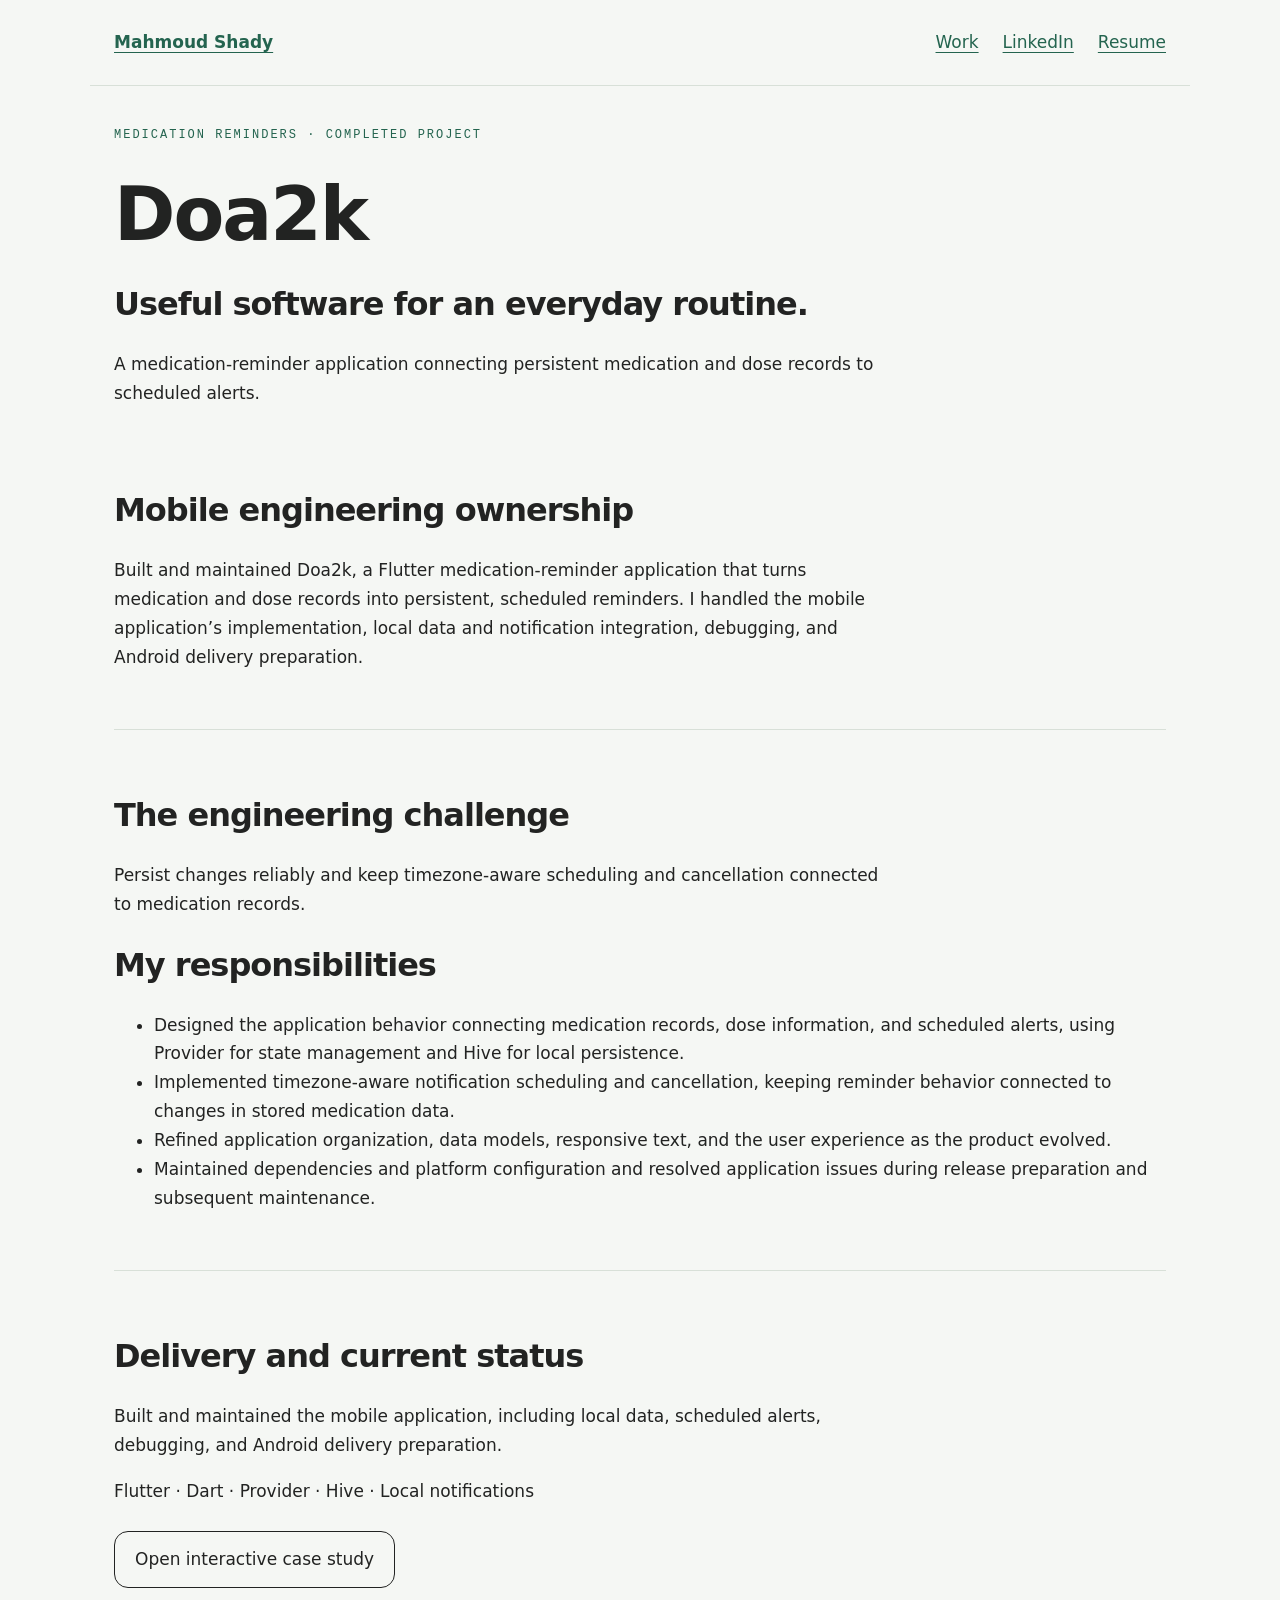
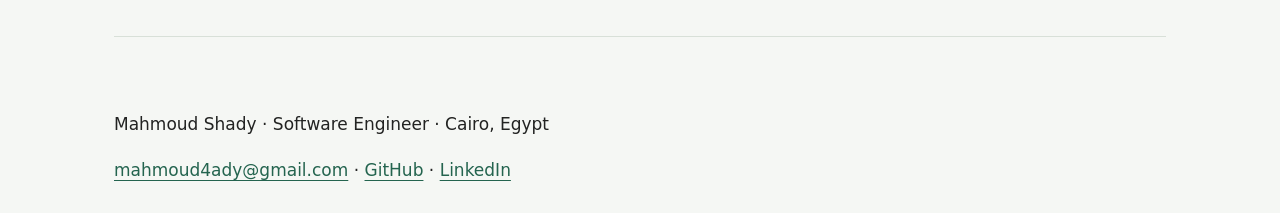
<file: web/case-studies/doa2k/index.html>
<!doctype html><html lang="en"><head><meta charset="utf-8"><meta name="viewport" content="width=device-width,initial-scale=1"><title>Doa2k | Mahmoud Shady — Mobile Engineering</title><meta name="description" content="A medication-reminder application connecting persistent medication and dose records to scheduled alerts."><meta name="author" content="Mahmoud Shady"><meta name="theme-color" content="#f6f4ef"><link rel="canonical" href="https://mahmoudshady20.github.io/mahmoud-portfolio/case-studies/doa2k/"><meta property="og:type" content="website"><meta property="og:title" content="Doa2k | Mahmoud Shady — Mobile Engineering"><meta property="og:description" content="A medication-reminder application connecting persistent medication and dose records to scheduled alerts."><meta property="og:url" content="https://mahmoudshady20.github.io/mahmoud-portfolio/case-studies/doa2k/"><meta property="og:image" content="https://mahmoudshady20.github.io/mahmoud-portfolio/social-preview.png"><meta property="og:image:width" content="1200"><meta property="og:image:height" content="630"><meta name="twitter:card" content="summary_large_image"><meta name="twitter:title" content="Doa2k | Mahmoud Shady — Mobile Engineering"><meta name="twitter:description" content="A medication-reminder application connecting persistent medication and dose records to scheduled alerts."><meta name="twitter:image" content="https://mahmoudshady20.github.io/mahmoud-portfolio/social-preview.png"><script type="application/ld+json">{"@context": "https://schema.org", "@type": "Person", "name": "Mahmoud Shady", "jobTitle": "Software Engineer", "description": "Software Engineer specializing in Mobile Application Engineering with Flutter and Dart.", "url": "https://mahmoudshady20.github.io/mahmoud-portfolio/", "sameAs": ["https://www.linkedin.com/in/mahmoud-shady-9b8ab0229/", "https://github.com/Mahmoudshady20"], "email": "mailto:mahmoud4ady@gmail.com", "alumniOf": {"@type": "CollegeOrUniversity", "name": "Minufiya University"}, "knowsAbout": ["Software Engineering", "Mobile Application Development", "Flutter", "Dart", "Software Architecture"]}</script><link rel="stylesheet" href="../../public.css"><link rel="icon" href="../../favicon.png"></head><body><header><a href="/mahmoud-portfolio/"><strong>Mahmoud Shady</strong></a><nav aria-label="Main navigation"><a href="/mahmoud-portfolio/#work">Work</a><a href="https://www.linkedin.com/in/mahmoud-shady-9b8ab0229/" target="_blank" rel="noopener noreferrer">LinkedIn</a><a href="/mahmoud-portfolio/resume/Mahmoud-Shady-Resume.pdf" download>Resume</a></nav></header><main><p class="eyebrow">Medication reminders · Completed project</p><h1>Doa2k</h1><h2>Useful software for an everyday routine.</h2><p>A medication-reminder application connecting persistent medication and dose records to scheduled alerts.</p><section><h2>Mobile engineering ownership</h2><p>Built and maintained Doa2k, a Flutter medication-reminder application that turns medication and dose records into persistent, scheduled reminders. I handled the mobile application’s implementation, local data and notification integration, debugging, and Android delivery preparation.</p></section><section><h2>The engineering challenge</h2><p>Persist changes reliably and keep timezone-aware scheduling and cancellation connected to medication records.</p><h2>My responsibilities</h2><ul><li>Designed the application behavior connecting medication records, dose information, and scheduled alerts, using Provider for state management and Hive for local persistence.</li><li>Implemented timezone-aware notification scheduling and cancellation, keeping reminder behavior connected to changes in stored medication data.</li><li>Refined application organization, data models, responsive text, and the user experience as the product evolved.</li><li>Maintained dependencies and platform configuration and resolved application issues during release preparation and subsequent maintenance.</li></ul></section><section><h2>Delivery and current status</h2><p>Built and maintained the mobile application, including local data, scheduled alerts, debugging, and Android delivery preparation.</p><p>Flutter · Dart · Provider · Hive · Local notifications</p><a class="button" href="/mahmoud-portfolio/#/projects/doa2k">Open interactive case study</a></section></main><footer><p>Mahmoud Shady · Software Engineer · Cairo, Egypt</p><a href="mailto:mahmoud4ady@gmail.com">mahmoud4ady@gmail.com</a> · <a href="https://github.com/Mahmoudshady20" target="_blank" rel="noopener noreferrer">GitHub</a> · <a href="https://www.linkedin.com/in/mahmoud-shady-9b8ab0229/" target="_blank" rel="noopener noreferrer">LinkedIn</a></footer></body></html>
</file>
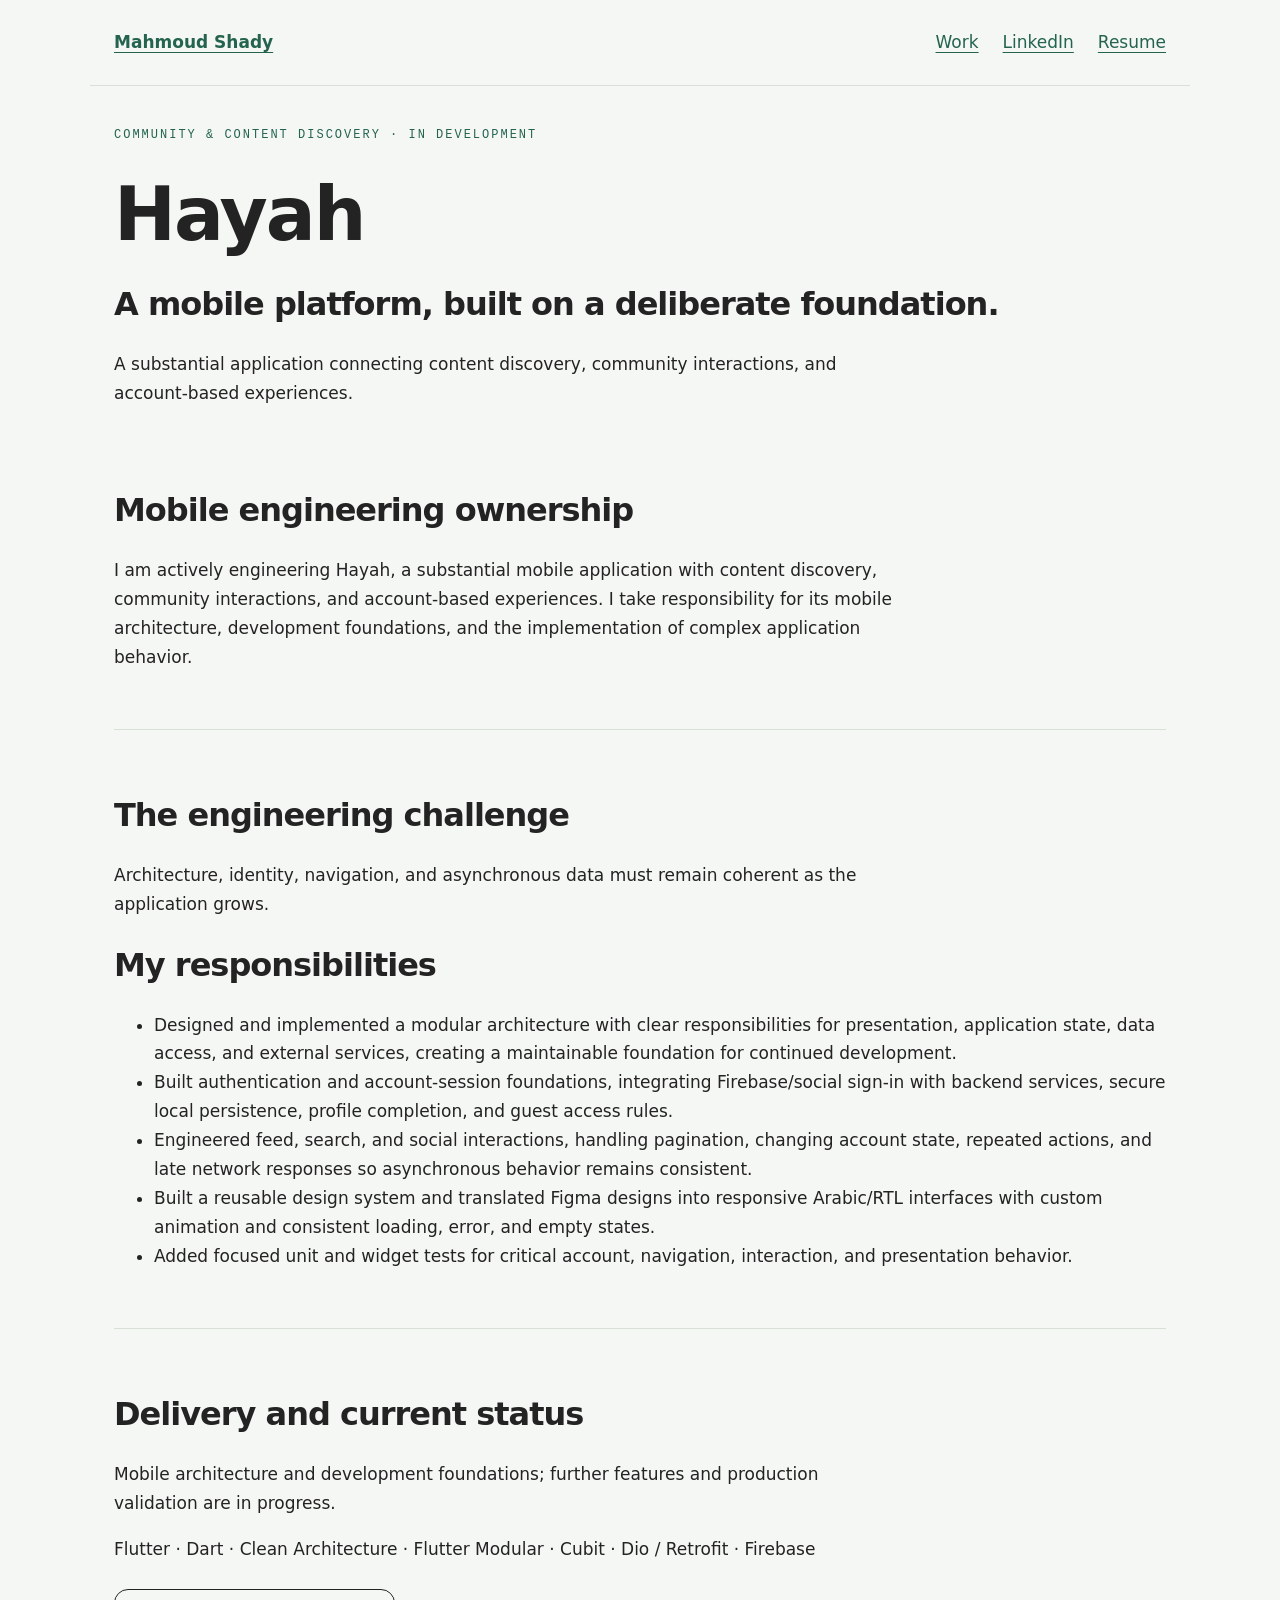
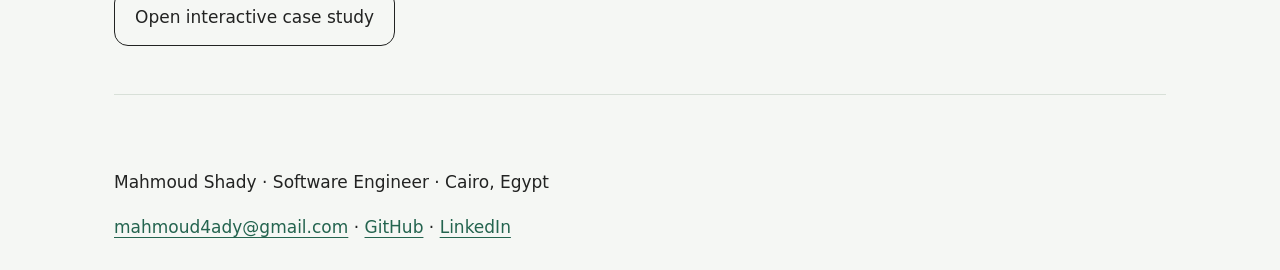
<file: web/case-studies/hayah/index.html>
<!doctype html><html lang="en"><head><meta charset="utf-8"><meta name="viewport" content="width=device-width,initial-scale=1"><title>Hayah | Mahmoud Shady — Mobile Engineering</title><meta name="description" content="A substantial application connecting content discovery, community interactions, and account-based experiences."><meta name="author" content="Mahmoud Shady"><meta name="theme-color" content="#f6f4ef"><link rel="canonical" href="https://mahmoudshady20.github.io/mahmoud-portfolio/case-studies/hayah/"><meta property="og:type" content="website"><meta property="og:title" content="Hayah | Mahmoud Shady — Mobile Engineering"><meta property="og:description" content="A substantial application connecting content discovery, community interactions, and account-based experiences."><meta property="og:url" content="https://mahmoudshady20.github.io/mahmoud-portfolio/case-studies/hayah/"><meta property="og:image" content="https://mahmoudshady20.github.io/mahmoud-portfolio/social-preview.png"><meta property="og:image:width" content="1200"><meta property="og:image:height" content="630"><meta name="twitter:card" content="summary_large_image"><meta name="twitter:title" content="Hayah | Mahmoud Shady — Mobile Engineering"><meta name="twitter:description" content="A substantial application connecting content discovery, community interactions, and account-based experiences."><meta name="twitter:image" content="https://mahmoudshady20.github.io/mahmoud-portfolio/social-preview.png"><script type="application/ld+json">{"@context": "https://schema.org", "@type": "Person", "name": "Mahmoud Shady", "jobTitle": "Software Engineer", "description": "Software Engineer specializing in Mobile Application Engineering with Flutter and Dart.", "url": "https://mahmoudshady20.github.io/mahmoud-portfolio/", "sameAs": ["https://www.linkedin.com/in/mahmoud-shady-9b8ab0229/", "https://github.com/Mahmoudshady20"], "email": "mailto:mahmoud4ady@gmail.com", "alumniOf": {"@type": "CollegeOrUniversity", "name": "Minufiya University"}, "knowsAbout": ["Software Engineering", "Mobile Application Development", "Flutter", "Dart", "Software Architecture"]}</script><link rel="stylesheet" href="../../public.css"><link rel="icon" href="../../favicon.png"></head><body><header><a href="/mahmoud-portfolio/"><strong>Mahmoud Shady</strong></a><nav aria-label="Main navigation"><a href="/mahmoud-portfolio/#work">Work</a><a href="https://www.linkedin.com/in/mahmoud-shady-9b8ab0229/" target="_blank" rel="noopener noreferrer">LinkedIn</a><a href="/mahmoud-portfolio/resume/Mahmoud-Shady-Resume.pdf" download>Resume</a></nav></header><main><p class="eyebrow">Community &amp; content discovery · In development</p><h1>Hayah</h1><h2>A mobile platform, built on a deliberate foundation.</h2><p>A substantial application connecting content discovery, community interactions, and account-based experiences.</p><section><h2>Mobile engineering ownership</h2><p>I am actively engineering Hayah, a substantial mobile application with content discovery, community interactions, and account-based experiences. I take responsibility for its mobile architecture, development foundations, and the implementation of complex application behavior.</p></section><section><h2>The engineering challenge</h2><p>Architecture, identity, navigation, and asynchronous data must remain coherent as the application grows.</p><h2>My responsibilities</h2><ul><li>Designed and implemented a modular architecture with clear responsibilities for presentation, application state, data access, and external services, creating a maintainable foundation for continued development.</li><li>Built authentication and account-session foundations, integrating Firebase/social sign-in with backend services, secure local persistence, profile completion, and guest access rules.</li><li>Engineered feed, search, and social interactions, handling pagination, changing account state, repeated actions, and late network responses so asynchronous behavior remains consistent.</li><li>Built a reusable design system and translated Figma designs into responsive Arabic/RTL interfaces with custom animation and consistent loading, error, and empty states.</li><li>Added focused unit and widget tests for critical account, navigation, interaction, and presentation behavior.</li></ul></section><section><h2>Delivery and current status</h2><p>Mobile architecture and development foundations; further features and production validation are in progress.</p><p>Flutter · Dart · Clean Architecture · Flutter Modular · Cubit · Dio / Retrofit · Firebase</p><a class="button" href="/mahmoud-portfolio/#/projects/hayah">Open interactive case study</a></section></main><footer><p>Mahmoud Shady · Software Engineer · Cairo, Egypt</p><a href="mailto:mahmoud4ady@gmail.com">mahmoud4ady@gmail.com</a> · <a href="https://github.com/Mahmoudshady20" target="_blank" rel="noopener noreferrer">GitHub</a> · <a href="https://www.linkedin.com/in/mahmoud-shady-9b8ab0229/" target="_blank" rel="noopener noreferrer">LinkedIn</a></footer></body></html>
</file>
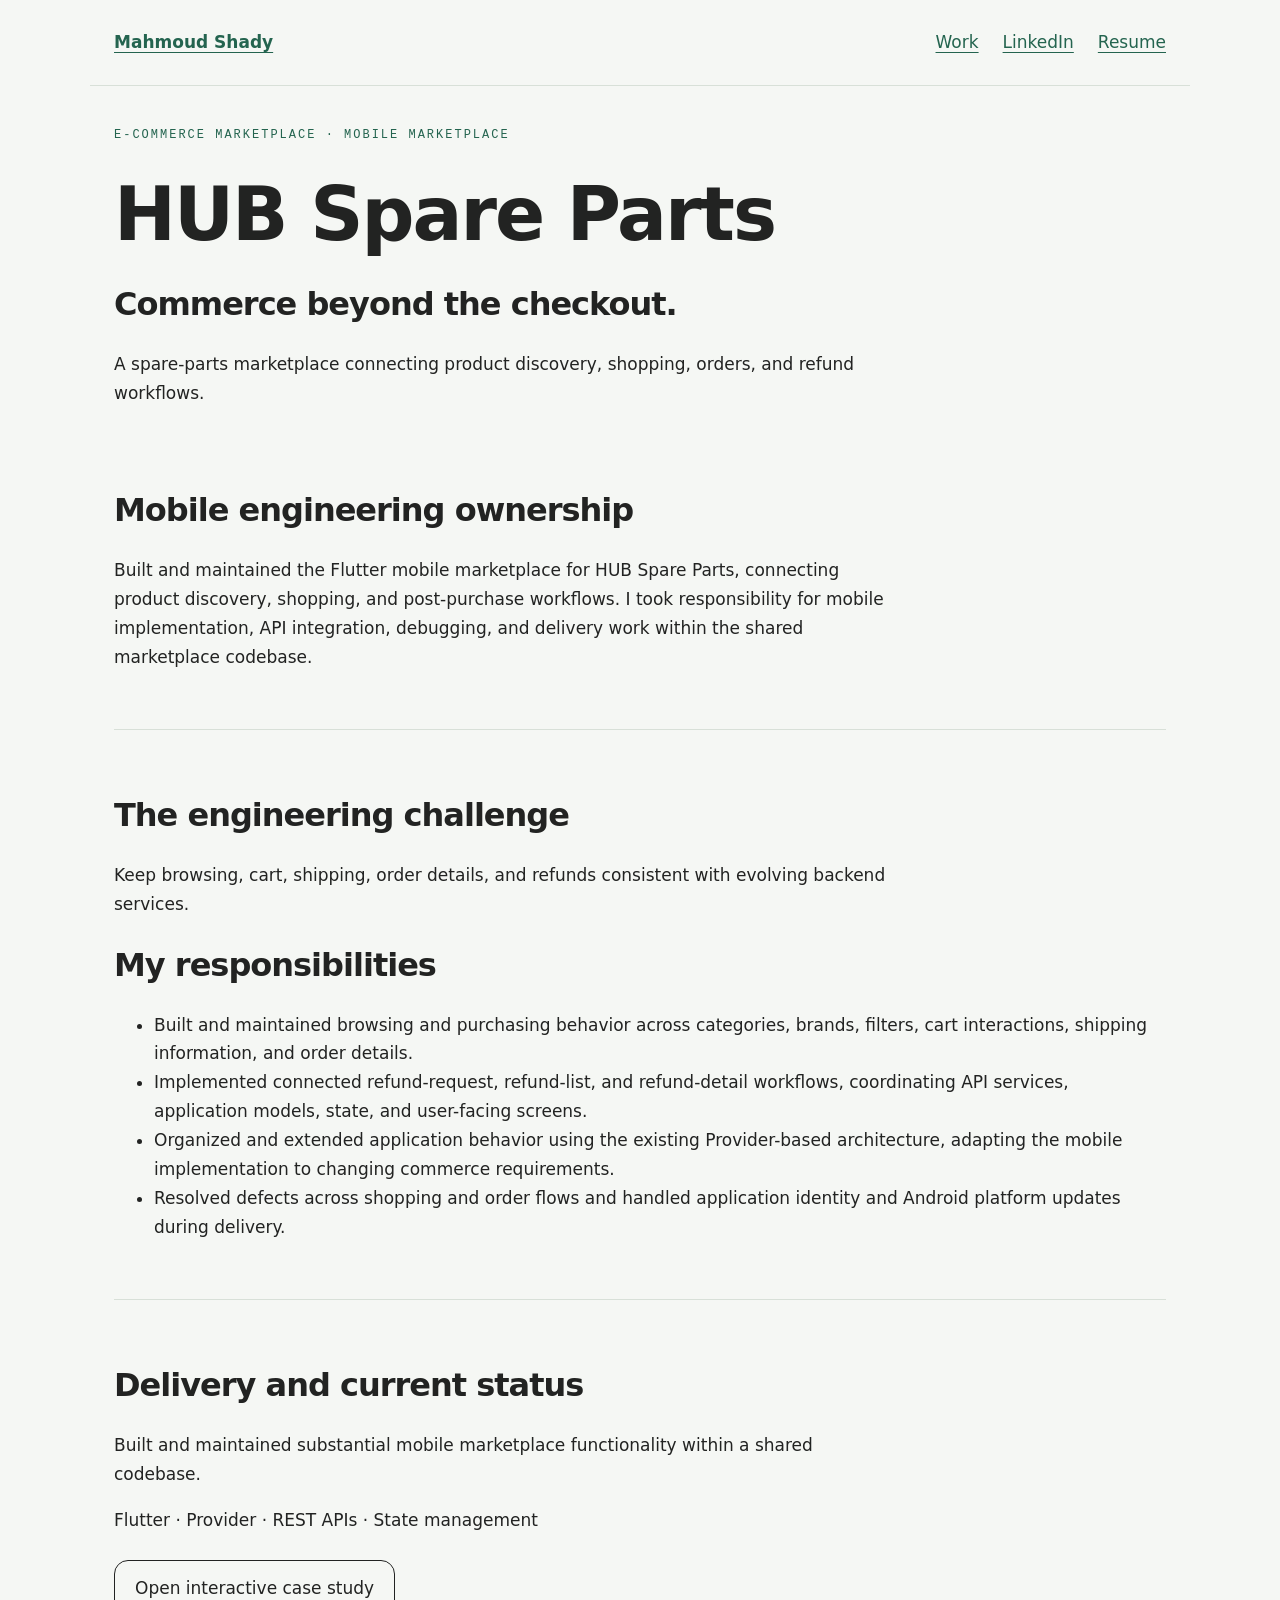
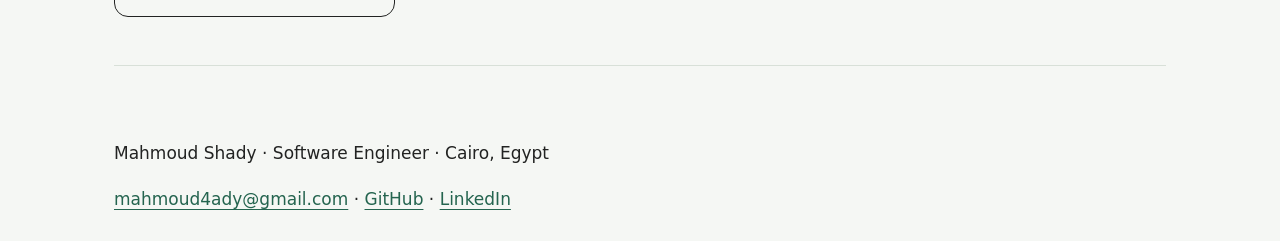
<file: web/case-studies/hub-spare-parts/index.html>
<!doctype html><html lang="en"><head><meta charset="utf-8"><meta name="viewport" content="width=device-width,initial-scale=1"><title>HUB Spare Parts | Mahmoud Shady — Mobile Engineering</title><meta name="description" content="A spare-parts marketplace connecting product discovery, shopping, orders, and refund workflows."><meta name="author" content="Mahmoud Shady"><meta name="theme-color" content="#f6f4ef"><link rel="canonical" href="https://mahmoudshady20.github.io/mahmoud-portfolio/case-studies/hub-spare-parts/"><meta property="og:type" content="website"><meta property="og:title" content="HUB Spare Parts | Mahmoud Shady — Mobile Engineering"><meta property="og:description" content="A spare-parts marketplace connecting product discovery, shopping, orders, and refund workflows."><meta property="og:url" content="https://mahmoudshady20.github.io/mahmoud-portfolio/case-studies/hub-spare-parts/"><meta property="og:image" content="https://mahmoudshady20.github.io/mahmoud-portfolio/social-preview.png"><meta property="og:image:width" content="1200"><meta property="og:image:height" content="630"><meta name="twitter:card" content="summary_large_image"><meta name="twitter:title" content="HUB Spare Parts | Mahmoud Shady — Mobile Engineering"><meta name="twitter:description" content="A spare-parts marketplace connecting product discovery, shopping, orders, and refund workflows."><meta name="twitter:image" content="https://mahmoudshady20.github.io/mahmoud-portfolio/social-preview.png"><script type="application/ld+json">{"@context": "https://schema.org", "@type": "Person", "name": "Mahmoud Shady", "jobTitle": "Software Engineer", "description": "Software Engineer specializing in Mobile Application Engineering with Flutter and Dart.", "url": "https://mahmoudshady20.github.io/mahmoud-portfolio/", "sameAs": ["https://www.linkedin.com/in/mahmoud-shady-9b8ab0229/", "https://github.com/Mahmoudshady20"], "email": "mailto:mahmoud4ady@gmail.com", "alumniOf": {"@type": "CollegeOrUniversity", "name": "Minufiya University"}, "knowsAbout": ["Software Engineering", "Mobile Application Development", "Flutter", "Dart", "Software Architecture"]}</script><link rel="stylesheet" href="../../public.css"><link rel="icon" href="../../favicon.png"></head><body><header><a href="/mahmoud-portfolio/"><strong>Mahmoud Shady</strong></a><nav aria-label="Main navigation"><a href="/mahmoud-portfolio/#work">Work</a><a href="https://www.linkedin.com/in/mahmoud-shady-9b8ab0229/" target="_blank" rel="noopener noreferrer">LinkedIn</a><a href="/mahmoud-portfolio/resume/Mahmoud-Shady-Resume.pdf" download>Resume</a></nav></header><main><p class="eyebrow">E-commerce marketplace · Mobile marketplace</p><h1>HUB Spare Parts</h1><h2>Commerce beyond the checkout.</h2><p>A spare-parts marketplace connecting product discovery, shopping, orders, and refund workflows.</p><section><h2>Mobile engineering ownership</h2><p>Built and maintained the Flutter mobile marketplace for HUB Spare Parts, connecting product discovery, shopping, and post-purchase workflows. I took responsibility for mobile implementation, API integration, debugging, and delivery work within the shared marketplace codebase.</p></section><section><h2>The engineering challenge</h2><p>Keep browsing, cart, shipping, order details, and refunds consistent with evolving backend services.</p><h2>My responsibilities</h2><ul><li>Built and maintained browsing and purchasing behavior across categories, brands, filters, cart interactions, shipping information, and order details.</li><li>Implemented connected refund-request, refund-list, and refund-detail workflows, coordinating API services, application models, state, and user-facing screens.</li><li>Organized and extended application behavior using the existing Provider-based architecture, adapting the mobile implementation to changing commerce requirements.</li><li>Resolved defects across shopping and order flows and handled application identity and Android platform updates during delivery.</li></ul></section><section><h2>Delivery and current status</h2><p>Built and maintained substantial mobile marketplace functionality within a shared codebase.</p><p>Flutter · Provider · REST APIs · State management</p><a class="button" href="/mahmoud-portfolio/#/projects/hub-spare-parts">Open interactive case study</a></section></main><footer><p>Mahmoud Shady · Software Engineer · Cairo, Egypt</p><a href="mailto:mahmoud4ady@gmail.com">mahmoud4ady@gmail.com</a> · <a href="https://github.com/Mahmoudshady20" target="_blank" rel="noopener noreferrer">GitHub</a> · <a href="https://www.linkedin.com/in/mahmoud-shady-9b8ab0229/" target="_blank" rel="noopener noreferrer">LinkedIn</a></footer></body></html>
</file>
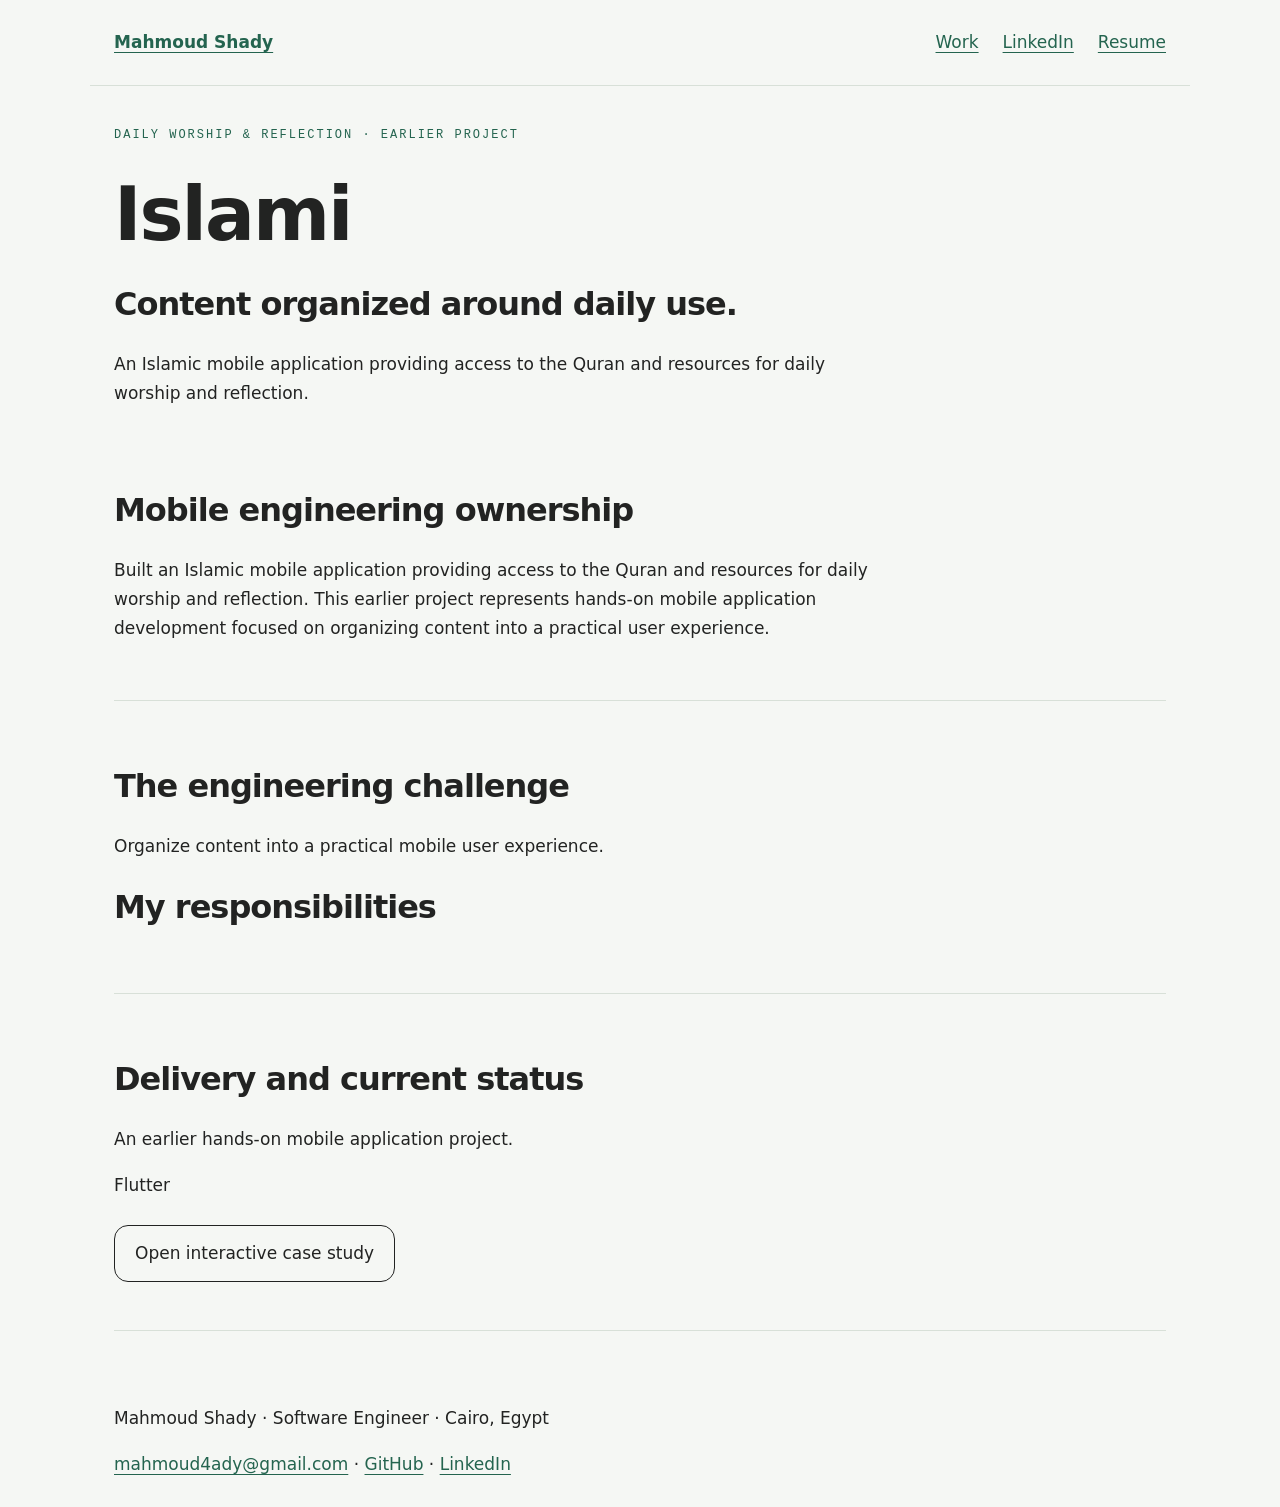
<file: web/case-studies/islami/index.html>
<!doctype html><html lang="en"><head><meta charset="utf-8"><meta name="viewport" content="width=device-width,initial-scale=1"><title>Islami | Mahmoud Shady — Mobile Engineering</title><meta name="description" content="An Islamic mobile application providing access to the Quran and resources for daily worship and reflection."><meta name="author" content="Mahmoud Shady"><meta name="theme-color" content="#f6f4ef"><link rel="canonical" href="https://mahmoudshady20.github.io/mahmoud-portfolio/case-studies/islami/"><meta property="og:type" content="website"><meta property="og:title" content="Islami | Mahmoud Shady — Mobile Engineering"><meta property="og:description" content="An Islamic mobile application providing access to the Quran and resources for daily worship and reflection."><meta property="og:url" content="https://mahmoudshady20.github.io/mahmoud-portfolio/case-studies/islami/"><meta property="og:image" content="https://mahmoudshady20.github.io/mahmoud-portfolio/social-preview.png"><meta property="og:image:width" content="1200"><meta property="og:image:height" content="630"><meta name="twitter:card" content="summary_large_image"><meta name="twitter:title" content="Islami | Mahmoud Shady — Mobile Engineering"><meta name="twitter:description" content="An Islamic mobile application providing access to the Quran and resources for daily worship and reflection."><meta name="twitter:image" content="https://mahmoudshady20.github.io/mahmoud-portfolio/social-preview.png"><script type="application/ld+json">{"@context": "https://schema.org", "@type": "Person", "name": "Mahmoud Shady", "jobTitle": "Software Engineer", "description": "Software Engineer specializing in Mobile Application Engineering with Flutter and Dart.", "url": "https://mahmoudshady20.github.io/mahmoud-portfolio/", "sameAs": ["https://www.linkedin.com/in/mahmoud-shady-9b8ab0229/", "https://github.com/Mahmoudshady20"], "email": "mailto:mahmoud4ady@gmail.com", "alumniOf": {"@type": "CollegeOrUniversity", "name": "Minufiya University"}, "knowsAbout": ["Software Engineering", "Mobile Application Development", "Flutter", "Dart", "Software Architecture"]}</script><link rel="stylesheet" href="../../public.css"><link rel="icon" href="../../favicon.png"></head><body><header><a href="/mahmoud-portfolio/"><strong>Mahmoud Shady</strong></a><nav aria-label="Main navigation"><a href="/mahmoud-portfolio/#work">Work</a><a href="https://www.linkedin.com/in/mahmoud-shady-9b8ab0229/" target="_blank" rel="noopener noreferrer">LinkedIn</a><a href="/mahmoud-portfolio/resume/Mahmoud-Shady-Resume.pdf" download>Resume</a></nav></header><main><p class="eyebrow">Daily worship &amp; reflection · Earlier project</p><h1>Islami</h1><h2>Content organized around daily use.</h2><p>An Islamic mobile application providing access to the Quran and resources for daily worship and reflection.</p><section><h2>Mobile engineering ownership</h2><p>Built an Islamic mobile application providing access to the Quran and resources for daily worship and reflection. This earlier project represents hands-on mobile application development focused on organizing content into a practical user experience.</p></section><section><h2>The engineering challenge</h2><p>Organize content into a practical mobile user experience.</p><h2>My responsibilities</h2><ul></ul></section><section><h2>Delivery and current status</h2><p>An earlier hands-on mobile application project.</p><p>Flutter</p><a class="button" href="/mahmoud-portfolio/#/projects/islami">Open interactive case study</a></section></main><footer><p>Mahmoud Shady · Software Engineer · Cairo, Egypt</p><a href="mailto:mahmoud4ady@gmail.com">mahmoud4ady@gmail.com</a> · <a href="https://github.com/Mahmoudshady20" target="_blank" rel="noopener noreferrer">GitHub</a> · <a href="https://www.linkedin.com/in/mahmoud-shady-9b8ab0229/" target="_blank" rel="noopener noreferrer">LinkedIn</a></footer></body></html>
</file>
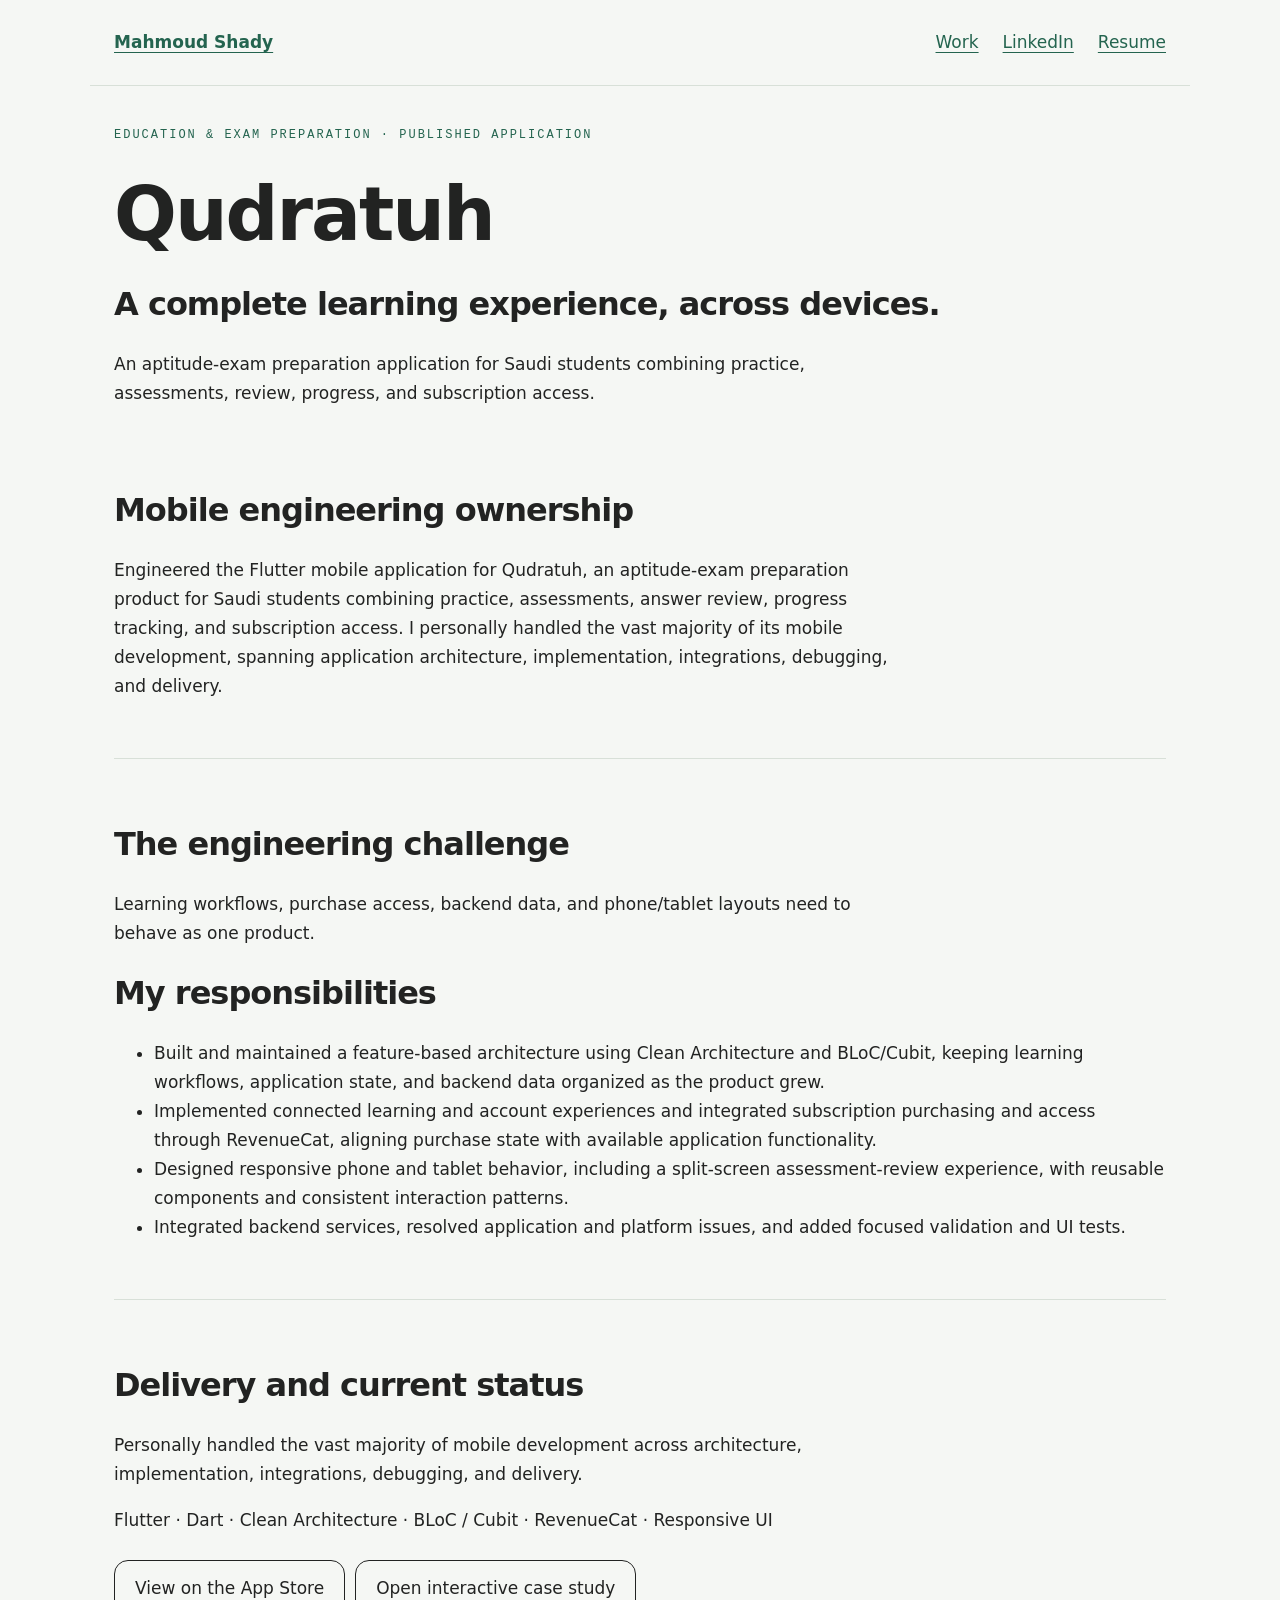
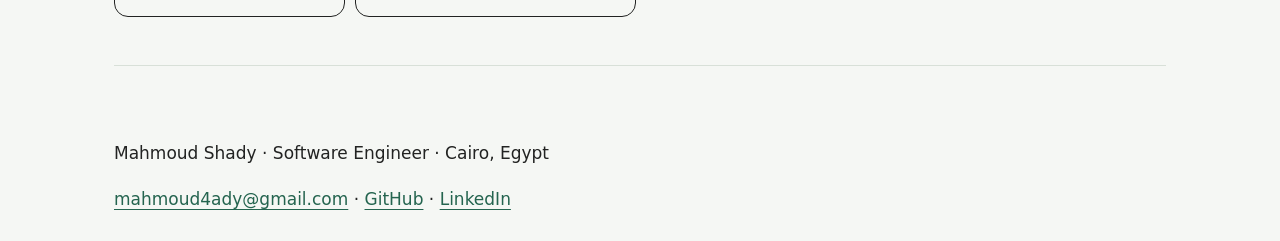
<file: web/case-studies/qudratuh/index.html>
<!doctype html><html lang="en"><head><meta charset="utf-8"><meta name="viewport" content="width=device-width,initial-scale=1"><title>Qudratuh | Mahmoud Shady — Mobile Engineering</title><meta name="description" content="An aptitude-exam preparation application for Saudi students combining practice, assessments, review, progress, and subscription access."><meta name="author" content="Mahmoud Shady"><meta name="theme-color" content="#f6f4ef"><link rel="canonical" href="https://mahmoudshady20.github.io/mahmoud-portfolio/case-studies/qudratuh/"><meta property="og:type" content="website"><meta property="og:title" content="Qudratuh | Mahmoud Shady — Mobile Engineering"><meta property="og:description" content="An aptitude-exam preparation application for Saudi students combining practice, assessments, review, progress, and subscription access."><meta property="og:url" content="https://mahmoudshady20.github.io/mahmoud-portfolio/case-studies/qudratuh/"><meta property="og:image" content="https://mahmoudshady20.github.io/mahmoud-portfolio/social-preview.png"><meta property="og:image:width" content="1200"><meta property="og:image:height" content="630"><meta name="twitter:card" content="summary_large_image"><meta name="twitter:title" content="Qudratuh | Mahmoud Shady — Mobile Engineering"><meta name="twitter:description" content="An aptitude-exam preparation application for Saudi students combining practice, assessments, review, progress, and subscription access."><meta name="twitter:image" content="https://mahmoudshady20.github.io/mahmoud-portfolio/social-preview.png"><script type="application/ld+json">{"@context": "https://schema.org", "@type": "Person", "name": "Mahmoud Shady", "jobTitle": "Software Engineer", "description": "Software Engineer specializing in Mobile Application Engineering with Flutter and Dart.", "url": "https://mahmoudshady20.github.io/mahmoud-portfolio/", "sameAs": ["https://www.linkedin.com/in/mahmoud-shady-9b8ab0229/", "https://github.com/Mahmoudshady20"], "email": "mailto:mahmoud4ady@gmail.com", "alumniOf": {"@type": "CollegeOrUniversity", "name": "Minufiya University"}, "knowsAbout": ["Software Engineering", "Mobile Application Development", "Flutter", "Dart", "Software Architecture"]}</script><link rel="stylesheet" href="../../public.css"><link rel="icon" href="../../favicon.png"></head><body><header><a href="/mahmoud-portfolio/"><strong>Mahmoud Shady</strong></a><nav aria-label="Main navigation"><a href="/mahmoud-portfolio/#work">Work</a><a href="https://www.linkedin.com/in/mahmoud-shady-9b8ab0229/" target="_blank" rel="noopener noreferrer">LinkedIn</a><a href="/mahmoud-portfolio/resume/Mahmoud-Shady-Resume.pdf" download>Resume</a></nav></header><main><p class="eyebrow">Education &amp; exam preparation · Published application</p><h1>Qudratuh</h1><h2>A complete learning experience, across devices.</h2><p>An aptitude-exam preparation application for Saudi students combining practice, assessments, review, progress, and subscription access.</p><section><h2>Mobile engineering ownership</h2><p>Engineered the Flutter mobile application for Qudratuh, an aptitude-exam preparation product for Saudi students combining practice, assessments, answer review, progress tracking, and subscription access. I personally handled the vast majority of its mobile development, spanning application architecture, implementation, integrations, debugging, and delivery.</p></section><section><h2>The engineering challenge</h2><p>Learning workflows, purchase access, backend data, and phone/tablet layouts need to behave as one product.</p><h2>My responsibilities</h2><ul><li>Built and maintained a feature-based architecture using Clean Architecture and BLoC/Cubit, keeping learning workflows, application state, and backend data organized as the product grew.</li><li>Implemented connected learning and account experiences and integrated subscription purchasing and access through RevenueCat, aligning purchase state with available application functionality.</li><li>Designed responsive phone and tablet behavior, including a split-screen assessment-review experience, with reusable components and consistent interaction patterns.</li><li>Integrated backend services, resolved application and platform issues, and added focused validation and UI tests.</li></ul></section><section><h2>Delivery and current status</h2><p>Personally handled the vast majority of mobile development across architecture, implementation, integrations, debugging, and delivery.</p><p>Flutter · Dart · Clean Architecture · BLoC / Cubit · RevenueCat · Responsive UI</p><a class="button" href="https://apps.apple.com/us/app/id6787664251" target="_blank" rel="noopener noreferrer">View on the App Store</a><a class="button" href="/mahmoud-portfolio/#/projects/qudratuh">Open interactive case study</a></section></main><footer><p>Mahmoud Shady · Software Engineer · Cairo, Egypt</p><a href="mailto:mahmoud4ady@gmail.com">mahmoud4ady@gmail.com</a> · <a href="https://github.com/Mahmoudshady20" target="_blank" rel="noopener noreferrer">GitHub</a> · <a href="https://www.linkedin.com/in/mahmoud-shady-9b8ab0229/" target="_blank" rel="noopener noreferrer">LinkedIn</a></footer></body></html>
</file>
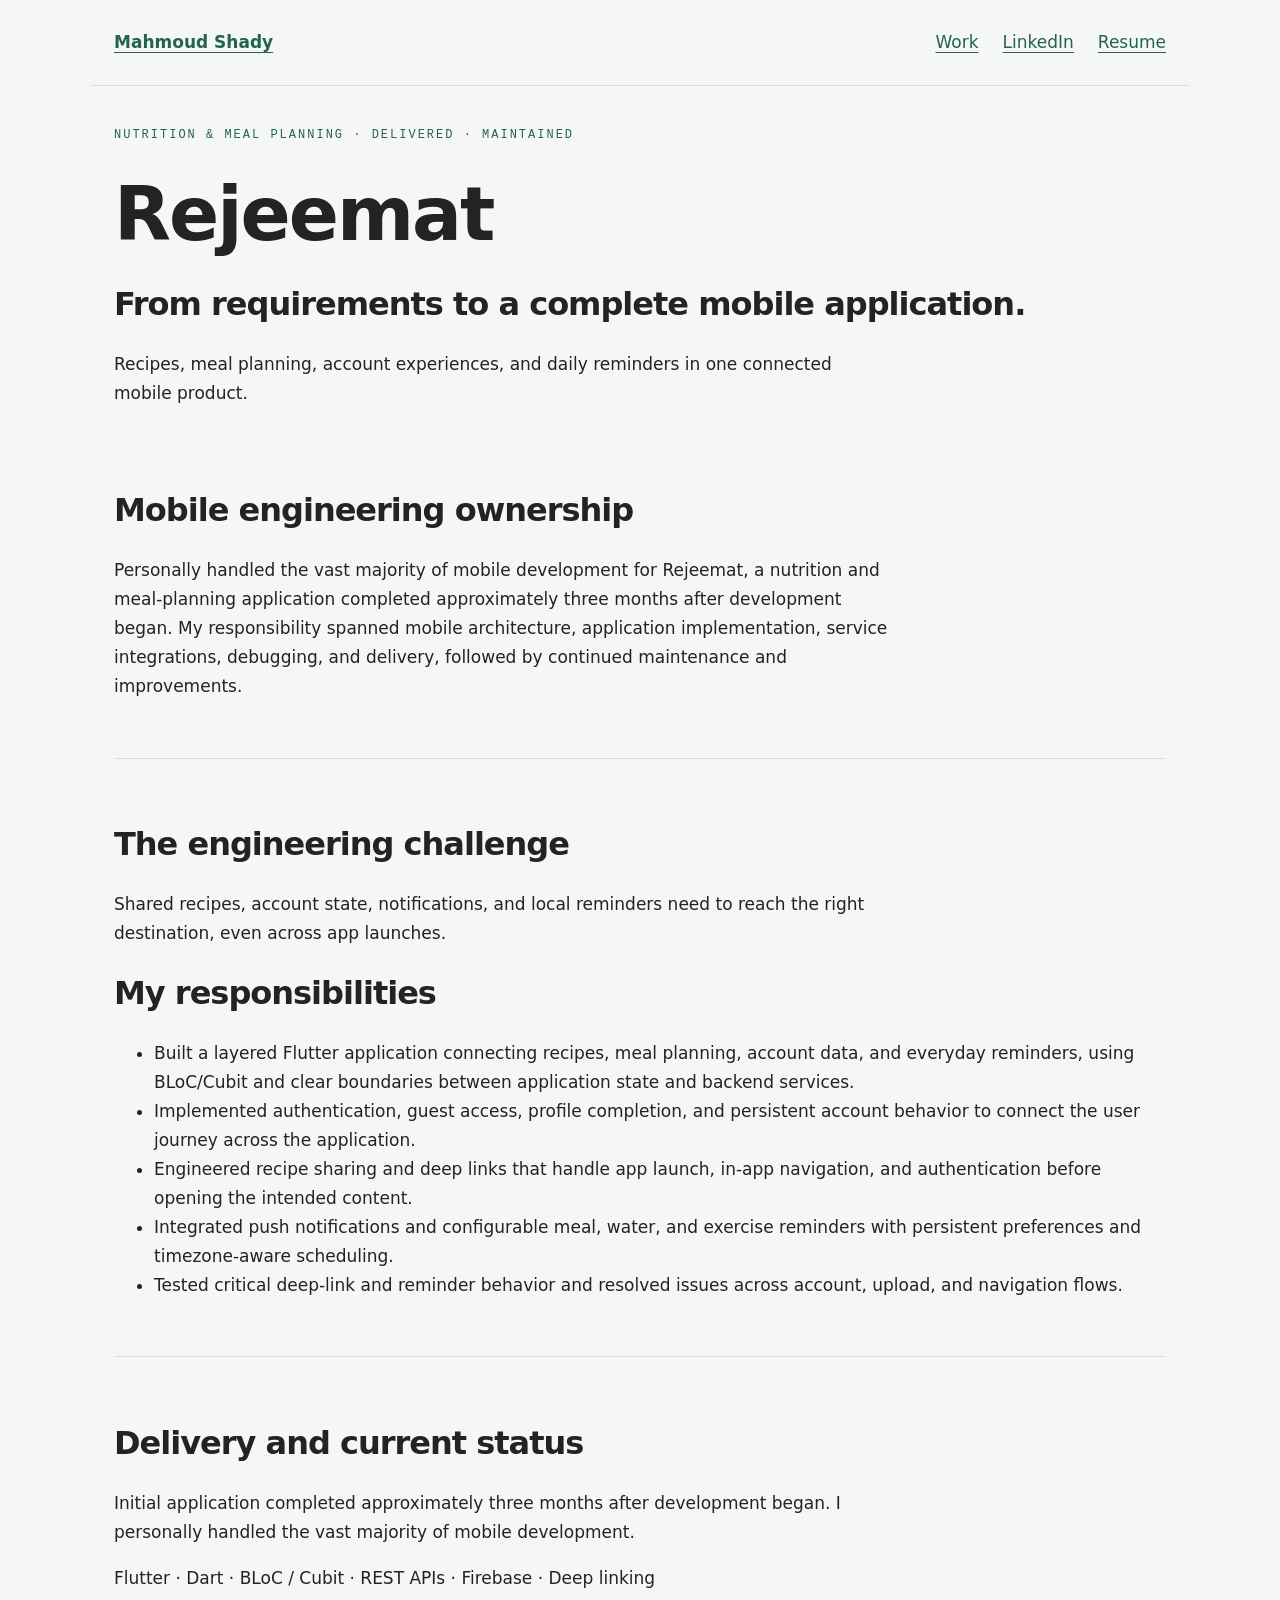
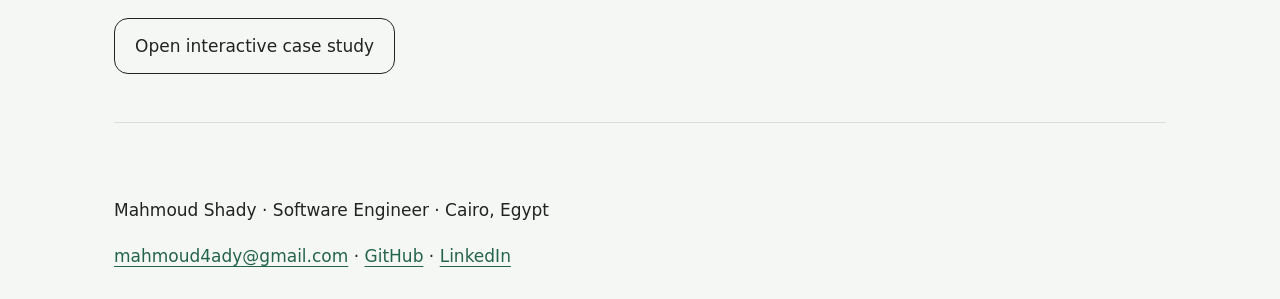
<file: web/case-studies/rejeemat/index.html>
<!doctype html><html lang="en"><head><meta charset="utf-8"><meta name="viewport" content="width=device-width,initial-scale=1"><title>Rejeemat | Mahmoud Shady — Mobile Engineering</title><meta name="description" content="Recipes, meal planning, account experiences, and daily reminders in one connected mobile product."><meta name="author" content="Mahmoud Shady"><meta name="theme-color" content="#f6f4ef"><link rel="canonical" href="https://mahmoudshady20.github.io/mahmoud-portfolio/case-studies/rejeemat/"><meta property="og:type" content="website"><meta property="og:title" content="Rejeemat | Mahmoud Shady — Mobile Engineering"><meta property="og:description" content="Recipes, meal planning, account experiences, and daily reminders in one connected mobile product."><meta property="og:url" content="https://mahmoudshady20.github.io/mahmoud-portfolio/case-studies/rejeemat/"><meta property="og:image" content="https://mahmoudshady20.github.io/mahmoud-portfolio/social-preview.png"><meta property="og:image:width" content="1200"><meta property="og:image:height" content="630"><meta name="twitter:card" content="summary_large_image"><meta name="twitter:title" content="Rejeemat | Mahmoud Shady — Mobile Engineering"><meta name="twitter:description" content="Recipes, meal planning, account experiences, and daily reminders in one connected mobile product."><meta name="twitter:image" content="https://mahmoudshady20.github.io/mahmoud-portfolio/social-preview.png"><script type="application/ld+json">{"@context": "https://schema.org", "@type": "Person", "name": "Mahmoud Shady", "jobTitle": "Software Engineer", "description": "Software Engineer specializing in Mobile Application Engineering with Flutter and Dart.", "url": "https://mahmoudshady20.github.io/mahmoud-portfolio/", "sameAs": ["https://www.linkedin.com/in/mahmoud-shady-9b8ab0229/", "https://github.com/Mahmoudshady20"], "email": "mailto:mahmoud4ady@gmail.com", "alumniOf": {"@type": "CollegeOrUniversity", "name": "Minufiya University"}, "knowsAbout": ["Software Engineering", "Mobile Application Development", "Flutter", "Dart", "Software Architecture"]}</script><link rel="stylesheet" href="../../public.css"><link rel="icon" href="../../favicon.png"></head><body><header><a href="/mahmoud-portfolio/"><strong>Mahmoud Shady</strong></a><nav aria-label="Main navigation"><a href="/mahmoud-portfolio/#work">Work</a><a href="https://www.linkedin.com/in/mahmoud-shady-9b8ab0229/" target="_blank" rel="noopener noreferrer">LinkedIn</a><a href="/mahmoud-portfolio/resume/Mahmoud-Shady-Resume.pdf" download>Resume</a></nav></header><main><p class="eyebrow">Nutrition &amp; meal planning · Delivered · maintained</p><h1>Rejeemat</h1><h2>From requirements to a complete mobile application.</h2><p>Recipes, meal planning, account experiences, and daily reminders in one connected mobile product.</p><section><h2>Mobile engineering ownership</h2><p>Personally handled the vast majority of mobile development for Rejeemat, a nutrition and meal-planning application completed approximately three months after development began. My responsibility spanned mobile architecture, application implementation, service integrations, debugging, and delivery, followed by continued maintenance and improvements.</p></section><section><h2>The engineering challenge</h2><p>Shared recipes, account state, notifications, and local reminders need to reach the right destination, even across app launches.</p><h2>My responsibilities</h2><ul><li>Built a layered Flutter application connecting recipes, meal planning, account data, and everyday reminders, using BLoC/Cubit and clear boundaries between application state and backend services.</li><li>Implemented authentication, guest access, profile completion, and persistent account behavior to connect the user journey across the application.</li><li>Engineered recipe sharing and deep links that handle app launch, in-app navigation, and authentication before opening the intended content.</li><li>Integrated push notifications and configurable meal, water, and exercise reminders with persistent preferences and timezone-aware scheduling.</li><li>Tested critical deep-link and reminder behavior and resolved issues across account, upload, and navigation flows.</li></ul></section><section><h2>Delivery and current status</h2><p>Initial application completed approximately three months after development began. I personally handled the vast majority of mobile development.</p><p>Flutter · Dart · BLoC / Cubit · REST APIs · Firebase · Deep linking</p><a class="button" href="/mahmoud-portfolio/#/projects/rejeemat">Open interactive case study</a></section></main><footer><p>Mahmoud Shady · Software Engineer · Cairo, Egypt</p><a href="mailto:mahmoud4ady@gmail.com">mahmoud4ady@gmail.com</a> · <a href="https://github.com/Mahmoudshady20" target="_blank" rel="noopener noreferrer">GitHub</a> · <a href="https://www.linkedin.com/in/mahmoud-shady-9b8ab0229/" target="_blank" rel="noopener noreferrer">LinkedIn</a></footer></body></html>
</file>
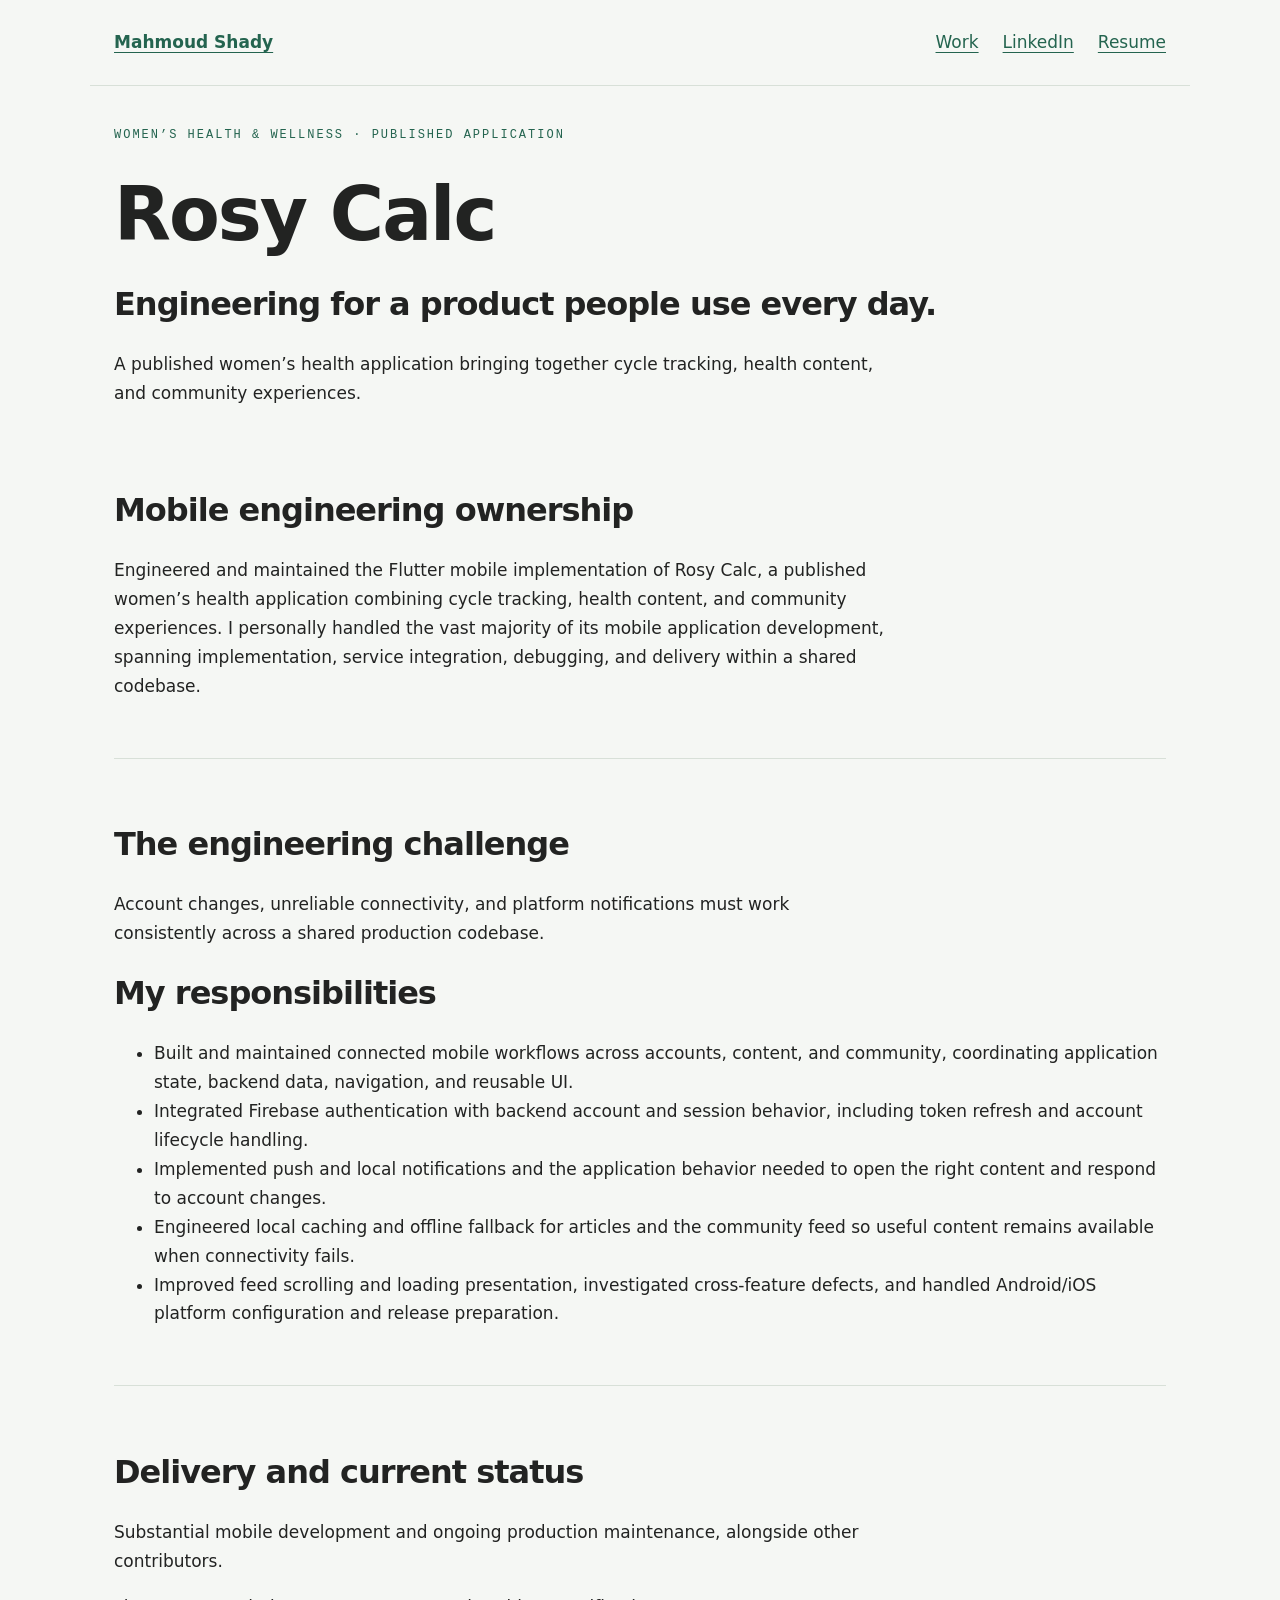
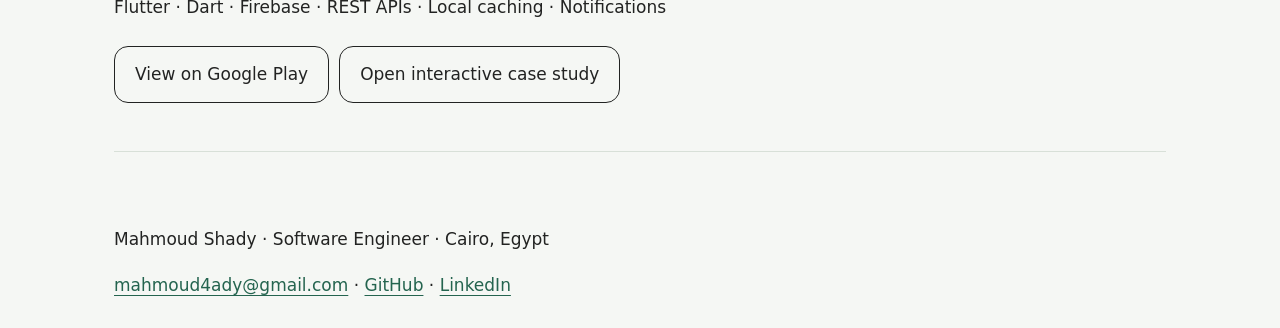
<file: web/case-studies/rosy-calc/index.html>
<!doctype html><html lang="en"><head><meta charset="utf-8"><meta name="viewport" content="width=device-width,initial-scale=1"><title>Rosy Calc | Mahmoud Shady — Mobile Engineering</title><meta name="description" content="A published women’s health application bringing together cycle tracking, health content, and community experiences."><meta name="author" content="Mahmoud Shady"><meta name="theme-color" content="#f6f4ef"><link rel="canonical" href="https://mahmoudshady20.github.io/mahmoud-portfolio/case-studies/rosy-calc/"><meta property="og:type" content="website"><meta property="og:title" content="Rosy Calc | Mahmoud Shady — Mobile Engineering"><meta property="og:description" content="A published women’s health application bringing together cycle tracking, health content, and community experiences."><meta property="og:url" content="https://mahmoudshady20.github.io/mahmoud-portfolio/case-studies/rosy-calc/"><meta property="og:image" content="https://mahmoudshady20.github.io/mahmoud-portfolio/social-preview.png"><meta property="og:image:width" content="1200"><meta property="og:image:height" content="630"><meta name="twitter:card" content="summary_large_image"><meta name="twitter:title" content="Rosy Calc | Mahmoud Shady — Mobile Engineering"><meta name="twitter:description" content="A published women’s health application bringing together cycle tracking, health content, and community experiences."><meta name="twitter:image" content="https://mahmoudshady20.github.io/mahmoud-portfolio/social-preview.png"><script type="application/ld+json">{"@context": "https://schema.org", "@type": "Person", "name": "Mahmoud Shady", "jobTitle": "Software Engineer", "description": "Software Engineer specializing in Mobile Application Engineering with Flutter and Dart.", "url": "https://mahmoudshady20.github.io/mahmoud-portfolio/", "sameAs": ["https://www.linkedin.com/in/mahmoud-shady-9b8ab0229/", "https://github.com/Mahmoudshady20"], "email": "mailto:mahmoud4ady@gmail.com", "alumniOf": {"@type": "CollegeOrUniversity", "name": "Minufiya University"}, "knowsAbout": ["Software Engineering", "Mobile Application Development", "Flutter", "Dart", "Software Architecture"]}</script><link rel="stylesheet" href="../../public.css"><link rel="icon" href="../../favicon.png"></head><body><header><a href="/mahmoud-portfolio/"><strong>Mahmoud Shady</strong></a><nav aria-label="Main navigation"><a href="/mahmoud-portfolio/#work">Work</a><a href="https://www.linkedin.com/in/mahmoud-shady-9b8ab0229/" target="_blank" rel="noopener noreferrer">LinkedIn</a><a href="/mahmoud-portfolio/resume/Mahmoud-Shady-Resume.pdf" download>Resume</a></nav></header><main><p class="eyebrow">Women’s health &amp; wellness · Published application</p><h1>Rosy Calc</h1><h2>Engineering for a product people use every day.</h2><p>A published women’s health application bringing together cycle tracking, health content, and community experiences.</p><section><h2>Mobile engineering ownership</h2><p>Engineered and maintained the Flutter mobile implementation of Rosy Calc, a published women’s health application combining cycle tracking, health content, and community experiences. I personally handled the vast majority of its mobile application development, spanning implementation, service integration, debugging, and delivery within a shared codebase.</p></section><section><h2>The engineering challenge</h2><p>Account changes, unreliable connectivity, and platform notifications must work consistently across a shared production codebase.</p><h2>My responsibilities</h2><ul><li>Built and maintained connected mobile workflows across accounts, content, and community, coordinating application state, backend data, navigation, and reusable UI.</li><li>Integrated Firebase authentication with backend account and session behavior, including token refresh and account lifecycle handling.</li><li>Implemented push and local notifications and the application behavior needed to open the right content and respond to account changes.</li><li>Engineered local caching and offline fallback for articles and the community feed so useful content remains available when connectivity fails.</li><li>Improved feed scrolling and loading presentation, investigated cross-feature defects, and handled Android/iOS platform configuration and release preparation.</li></ul></section><section><h2>Delivery and current status</h2><p>Substantial mobile development and ongoing production maintenance, alongside other contributors.</p><p>Flutter · Dart · Firebase · REST APIs · Local caching · Notifications</p><a class="button" href="https://play.google.com/store/apps/details?id=cc.hayah.rosycalc" target="_blank" rel="noopener noreferrer">View on Google Play</a><a class="button" href="/mahmoud-portfolio/#/projects/rosy-calc">Open interactive case study</a></section></main><footer><p>Mahmoud Shady · Software Engineer · Cairo, Egypt</p><a href="mailto:mahmoud4ady@gmail.com">mahmoud4ady@gmail.com</a> · <a href="https://github.com/Mahmoudshady20" target="_blank" rel="noopener noreferrer">GitHub</a> · <a href="https://www.linkedin.com/in/mahmoud-shady-9b8ab0229/" target="_blank" rel="noopener noreferrer">LinkedIn</a></footer></body></html>
</file>
<file: web/public.css>
*{box-sizing:border-box}html{scroll-behavior:smooth}body{margin:0;background:#f5f7f4;color:#222322;font:17px/1.7 system-ui,sans-serif}a{color:#24644f;text-underline-offset:4px}a:focus-visible,button:focus-visible{outline:3px solid #24644f;outline-offset:5px}header,main,footer{max-width:1100px;margin:auto;padding:28px 24px}header{display:flex;flex-wrap:wrap;justify-content:space-between;gap:20px;border-bottom:1px solid #d8e0d8}nav{display:flex;flex-wrap:wrap;gap:24px}h1{font-size:clamp(38px,7vw,74px);letter-spacing:-2px;line-height:1.08;font-weight:650;margin:30px 0}h2{font-size:32px;line-height:1.2;letter-spacing:-1px}h3{font-size:23px;line-height:1.3}section{padding:40px 0;border-bottom:1px solid #d8e0d8}p{max-width:780px}.eyebrow{font:12px/1.6 monospace;letter-spacing:2px;text-transform:uppercase;color:#24644f}.button{display:inline-block;padding:13px 20px;border:1px solid #222322;border-radius:14px;color:#222322;margin:8px 10px 8px 0}.grid{display:grid;grid-template-columns:repeat(auto-fit,minmax(min(100%,300px),1fr));gap:24px}.project{border:1px solid #d8e0d8;border-radius:22px;padding:28px;background:#fff}.project p{font-size:15px}.status{font-size:13px;color:#62645f}.progress{height:3px;background:linear-gradient(90deg,#24644f,#ddd0eb);animation:pulse 1.4s ease-in-out infinite;transform-origin:left}@keyframes pulse{50%{opacity:.35}}@media(prefers-reduced-motion:reduce){html{scroll-behavior:auto}*{animation:none!important}}
/* Keep the fast semantic entry visually aligned with the Flutter experience. */
.button{text-decoration:none;transition:transform .2s,background .2s}.button:hover{transform:translateY(-3px);background:#d5f78b}.project{transition:transform .24s,box-shadow .24s}.project:hover{transform:translateY(-5px);box-shadow:0 16px 40px #10282014}::selection{background:#d5f78b;color:#101c20}@media(prefers-reduced-motion:reduce){*{transition:none!important}}
</file>
